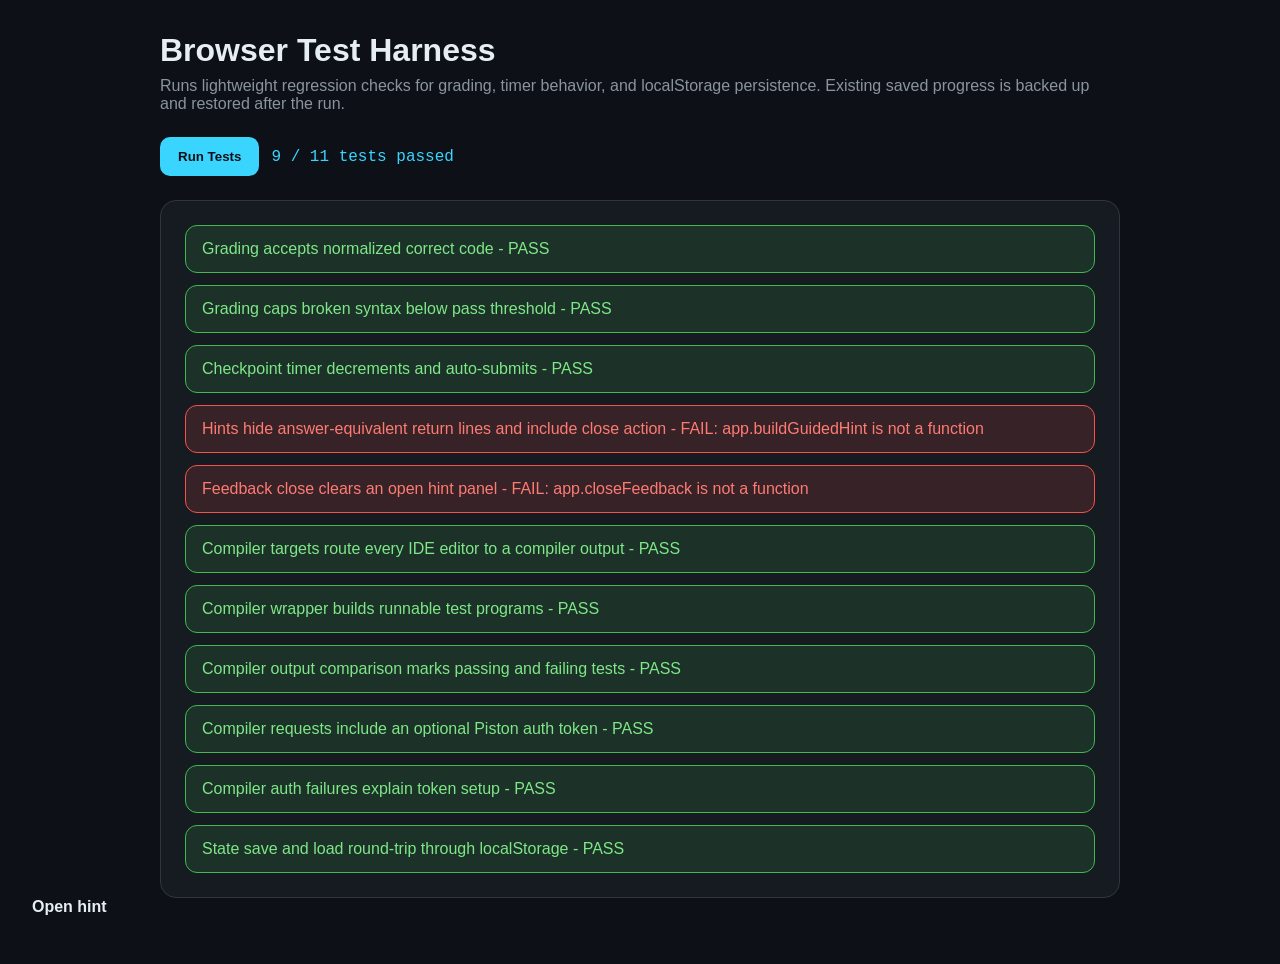
<file: test-harness.html>
<!DOCTYPE html>
<html lang="en">
<head>
<meta charset="UTF-8">
<meta name="viewport" content="width=device-width, initial-scale=1.0">
<title>C++ Tutor Test Harness</title>
<style>
  body {
    margin: 0;
    min-height: 100vh;
    background: #0d1117;
    color: #e6edf3;
    font-family: Inter, sans-serif;
    padding: 32px;
  }

  .shell {
    max-width: 960px;
    margin: 0 auto;
  }

  h1 {
    margin: 0 0 8px;
    font-size: 32px;
  }

  p {
    color: #8b949e;
    margin: 0 0 24px;
  }

  .toolbar {
    display: flex;
    gap: 12px;
    align-items: center;
    margin-bottom: 24px;
    flex-wrap: wrap;
  }

  button {
    border: none;
    border-radius: 10px;
    padding: 12px 18px;
    font-weight: 700;
    cursor: pointer;
    background: #39d5ff;
    color: #0d1117;
  }

  button:disabled {
    opacity: 0.6;
    cursor: wait;
  }

  .summary {
    font-family: 'JetBrains Mono', monospace;
    color: #39d5ff;
  }

  .panel {
    background: #161b22;
    border: 1px solid #30363d;
    border-radius: 16px;
    padding: 24px;
  }

  .test-list {
    list-style: none;
    padding: 0;
    margin: 0;
    display: grid;
    gap: 12px;
  }

  .test-item {
    border-radius: 12px;
    padding: 14px 16px;
    border: 1px solid #30363d;
    background: rgba(255, 255, 255, 0.03);
  }

  .test-item.pass {
    border-color: #3fb950;
    color: #7ee787;
    background: rgba(63, 185, 80, 0.14);
  }

  .test-item.fail {
    border-color: #f85149;
    color: #ff7b72;
    background: rgba(248, 81, 73, 0.14);
  }

  .test-item.running {
    border-color: #d29922;
    color: #e5b567;
    background: rgba(210, 153, 34, 0.14);
  }
</style>
</head>
<body>
<div class="shell">
  <h1>Browser Test Harness</h1>
  <p>Runs lightweight regression checks for grading, timer behavior, and localStorage persistence. Existing saved progress is backed up and restored after the run.</p>
  <div class="toolbar">
    <button id="run-tests" type="button">Run Tests</button>
    <div id="test-summary" class="summary">Waiting to run...</div>
  </div>
  <div class="panel">
    <ul id="test-results" class="test-list"></ul>
  </div>
</div>
<script src="js/data.js"></script>
<script src="js/core/runtime.js"></script>
<script src="js/core/helpers.js"></script>
<script src="js/core/compiler.js"></script>
<script src="js/core/state.js"></script>
<script src="js/features/checkpoints.js"></script>
<script src="js/testing/harness.js"></script>
</body>
</html>
</file>
